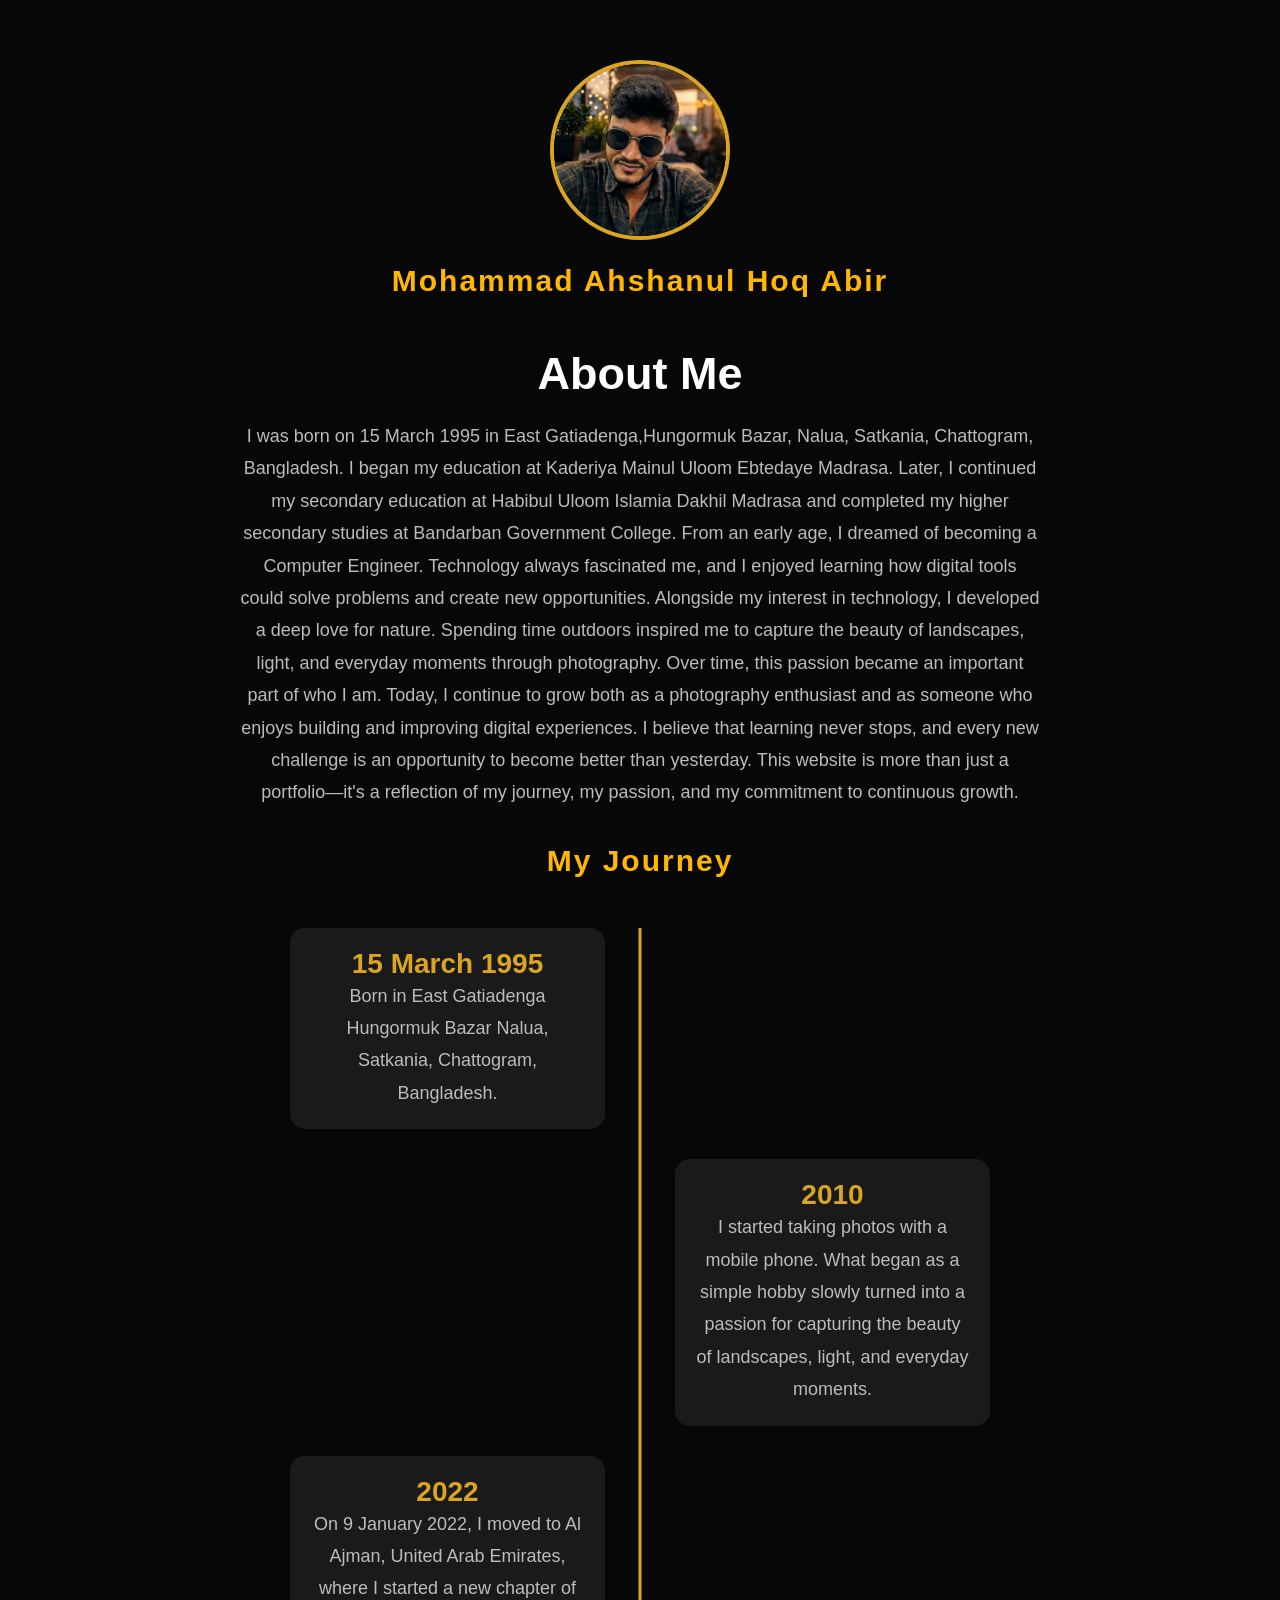
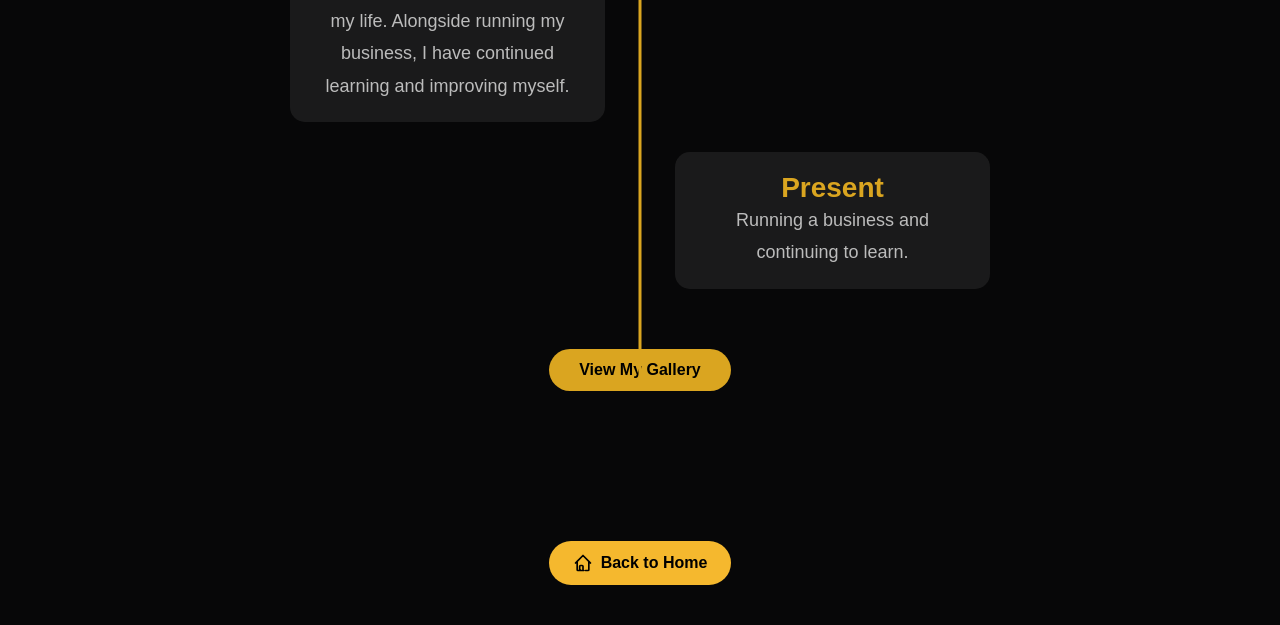
<file: about.html>
<!DOCTYPE html>
<html lang="en">
<head>
    <meta charset="UTF-8">
    <meta name="viewport" content="width=device-width, initial-scale=1.0">
    <title>About - Ahshanul Hoq Abir</title>

    <link rel="stylesheet" href="style.css">
</head>

<body>

    <section class="about">
        <div class="profile">
    <img src="profile.jpg" alt="Mohammad Ahshanul Hoq Abir">

    <h2>Mohammad Ahshanul Hoq Abir</h2>

    
</div>
        <h1>About Me</h1>

        

        <p>
         I was born on 15 March 1995 in East Gatiadenga,Hungormuk Bazar, Nalua, Satkania, Chattogram, Bangladesh.

I began my education at Kaderiya Mainul Uloom Ebtedaye Madrasa. Later, I continued my secondary education at Habibul Uloom Islamia Dakhil Madrasa and completed my higher secondary studies at Bandarban Government College.

From an early age, I dreamed of becoming a Computer Engineer. Technology always fascinated me, and I enjoyed learning how digital tools could solve problems and create new opportunities.

Alongside my interest in technology, I developed a deep love for nature. Spending time outdoors inspired me to capture the beauty of landscapes, light, and everyday moments through photography. Over time, this passion became an important part of who I am.

Today, I continue to grow both as a photography enthusiast and as someone who enjoys building and improving digital experiences. I believe that learning never stops, and every new challenge is an opportunity to become better than yesterday.

This website is more than just a portfolio—it's a reflection of my journey, my passion, and my commitment to continuous growth.

        </p>

        <h2>My Journey</h2>

        <div class="timeline">

            <div class="event">
                <h3>15 March 1995</h3>
                <p>Born in East Gatiadenga Hungormuk Bazar  Nalua, Satkania, Chattogram, Bangladesh.</p>
            </div>

            <div class="event">
                <h3>2010</h3>
                <p>I started taking photos with a mobile phone. What began as a simple hobby slowly turned into a passion for capturing the beauty of landscapes, light, and everyday moments.
 </p>
            </div>

            <div class="event">
                <h3>2022</h3>
                <p> On 9 January 2022, I moved to Al Ajman, United Arab Emirates, where I started a new chapter of my life. Alongside running my business, I have continued learning and improving myself.
</p>
            </div>

            <div class="event">
                <h3>Present</h3>
                <p>Running a business and continuing to learn.</p>
            </div>
<a href="gallery.html" class="gallery-btn">
    View My Gallery
</a>
        </div>

    </section>

  <!-- Back to Home Button -->
<div style="text-align: center; margin: 40px 0;">
  <!-- href="index.html" ব্যবহার করা হয়েছে -->
  <a href="index.html" style="display: inline-flex; align-items: center; gap: 8px; background-color: #f5b82e; color: #000000; font-weight: 600; padding: 12px 24px; border-radius: 50px; text-decoration: none; font-family: sans-serif; transition: 0.3s;">
    <!-- Home Icon -->
    <svg xmlns="http://www.w3.org/2000/svg" width="20" height="20" viewBox="0 0 24 24" fill="none" stroke="currentColor" stroke-width="2" stroke-linecap="round" stroke-linejoin="round">
      <path d="M3 12l2-2m0 0l7-7 7 7M5 10v10a1 1 0 001 1h3m10-11l2 2m-2-2v10a1 1 0 01-1 1h-3m-6 0a1 1 0 00-1-1v-4a1 1 0 011-1h2a1 1 0 011 1v4a1 1 0 001 1m-6 0h6"/>
    </svg>
    <span>Back to Home</span>
  </a>
</div>
</body>
</html>
</file>
<file: style.css>
/* Reset & Base Styles */
*{
    margin: 0;
    padding: 0;
    box-sizing: border-box;
    font-family: 'Poppins', sans-serif;
}

html {
    scroll-behavior: smooth;
}

body {
    background: #070708;
    color: #ffffff;
    overflow-x: hidden;
}

section {
    padding: 100px 8%;
}

section h2 {
    text-align: center;
    font-size: 20px;
    font-weight: 700;
    margin-bottom: 50px;
    letter-spacing: 2px;
    color: #ffb703; /* Premium Gold Accent */
}

/* Preloader */
#preloader {
    position: fixed;
    inset: 0;
    background: #070708;
    display: flex;
    justify-content: center;
    align-items: center;
    z-index: 99999;
    transition: opacity 0.6s ease, visibility 0.6s ease;
}

#preloader h1 {
    font-size: 48px;
    color: #ffb703;
    letter-spacing: 8px;
    animation: pulse 1.2s infinite;
}

@keyframes pulse {
    50% { transform: scale(1.1); opacity: 0.6; }
}

/* Header & Navbar */
header {
    position: fixed;
    top: 0;
    left: 0;
    width: 100%;
    padding: 20px 8%;
    display: flex;
    justify-content: space-between;
    align-items: center;
    background: rgba(7, 7, 8, 0.75);
    backdrop-filter: blur(12px);
    border-bottom: 1px solid rgba(255, 183, 3, 0.1);
    z-index: 1000;
}

.logo {
    font-size: 28px;
    font-weight: 700;
    letter-spacing: 1px;
    color: #ffb703;
}

.navbar {
    display: flex;
    align-items: center;
}
nav a {
    display: inline-block;
    margin: 0 10px;
    padding: 8px 12px;
    text-decoration: none;
}

nav {
    display: flex;
    align-items: center;
    justify-content: center;
    flex-wrap: wrap;
    gap: 10px;
}

.nav-links {
    display: flex;
    list-style: none;
    gap: 30px;
}

.nav-links a {
    text-decoration: none;
    color: #fff;
    font-size: 16px;
    font-weight: 500;
    transition: 0.3s;
}

.nav-links a:hover, 
.nav-links a.active {
    color: #ffb703;
}

.menu-btn {
    display: none;
    font-size: 24px;
    color: #fff;
    cursor: pointer;
}

/* ==========================================
   Fixed Social Links (Left Side) - Desktop
   ========================================== */
.fixed-social-links {
    position: fixed;
    left: 30px;
    bottom: 50px;
    display: flex;
    flex-direction: column;
    gap: 35px; /* আইকনের মাঝের দূরত্ব */
    z-index: 999;
}

.fixed-social-links a {
    font-size: 45px; /* বড় সাইজ */
    transition: 0.4s;
    display: inline-block;
}

.fixed-social-links a:hover {
    transform: translateY(-5px) scale(1.1);
    filter: brightness(1.2);
}

/* বাম পাশের আইকনের অরিজিনাল কালার */
.fixed-social-links a:nth-child(1) { color: #1877F2; } /* Facebook */
.fixed-social-links a:nth-child(2) { color: #E1306C; } /* Instagram */
.fixed-social-links a:nth-child(3) { color: #FE2C55; } /* TikTok */
.fixed-social-links a:nth-child(4) { color: #ffffff; } /* GitHub */

/* WhatsApp Button */
.whatsapp {
    position: fixed;
    bottom: 90px;
    right: 30px;
    width: 55px;
    height: 55px;
    background: #25D366;
    border-radius: 50%;
    display: flex;
    justify-content: center;
    align-items: center;
    font-size: 28px;
    color: #fff;
    text-decoration: none;
    box-shadow: 0 4px 20px rgba(37, 211, 102, 0.3);
    transition: 0.3s;
    z-index: 999;
}

.whatsapp:hover {
    transform: scale(1.1);
}

/* Hero Section */
.hero {
    min-height: 100vh;
    display: flex;
    align-items: center;
    justify-content: space-between;
    padding-top: 140px;
    gap: 50px;
}

.heroText {
    flex: 1.2;
}

.heroText span {
    color: #ffb703;
    font-size: 18px;
    font-weight: 500;
}

.heroText h1 {
    font-size: 52px;
    margin: 10px 0;
    font-weight: 700;
    line-height: 1.2;
}

#typing {
    color: #fff;
    font-size: 28px;
    font-weight: 600;
}

.heroText p {
    margin: 20px 0;
    line-height: 1.8;
    color: #a0a0a5;
    font-size: 16px;
}

.buttons {
    margin-top: 30px;
    display: flex;
    gap: 20px;
}

.btn, .btn2 {
    padding: 12px 30px;
    border-radius: 30px;
    text-decoration: none;
    font-weight: 600;
    transition: 0.4s;
    font-size: 15px;
}

.btn {
    background: #ffb703;
    color: #070708;
}

.btn:hover {
    box-shadow: 0 5px 15px rgba(255, 183, 3, 0.4);
    transform: translateY(-3px);
}

.btn2 {
    border: 1px solid #ffb703;
    color: #ffb703;
}

.btn2:hover {
    background: #ffb703;
    color: #070708;
    transform: translateY(-3px);
}

.heroImage {
    flex: 0.8;
    display: flex;
    justify-content: center;
}

.heroImage img {
    width: 340px;
    height: 340px;
    border-radius: 50%;
    object-fit: cover;
    border: 4px solid #ffb703;
    box-shadow: 0 0 30px rgba(255, 183, 3, 0.2);
}

/* About Section */
.about p {
    max-width: 800px;
    margin: auto;
    text-align: center;
    color: #bcbcbc;
    line-height: 1.9;
    font-size: 18px;
}

/* Services Section */
.cards {
    display: grid;
    grid-template-columns: repeat(auto-fit, minmax(280px, 1fr));
    gap: 30px;
}

.card {
    background: rgba(255, 255, 255, 0.03);
    border: 1px solid rgba(255, 255, 255, 0.08);
    border-radius: 20px;
    padding: 40px 30px;
    text-align: center;
    transition: 0.4s;
}

.card:hover {
    transform: translateY(-10px);
    border-color: #ffb703;
    box-shadow: 0 10px 25px rgba(255, 183, 3, 0.1);
}

.card i {
    font-size: 45px;
    color: #ffb703;
    margin-bottom: 20px;
}

.card h3 {
    font-size: 22px;
    margin-bottom: 12px;
}

.card p {
    color: #a0a0a5;
    font-size: 15px;
}

/* Skills Section */
.skill {
    margin: 30px auto;
    max-width: 700px;
}

.skill p {
    margin-bottom: 8px;
    font-weight: 500;
}

.bar {
    width: 100%;
    height: 8px;
    background: #222;
    border-radius: 10px;
    overflow: hidden;
}

.bar span {
    display: block;
    height: 100%;
    background: #ffb703;
    border-radius: 10px;
}

/* Stats Section */
.stats {
    display: grid;
    grid-template-columns: repeat(auto-fit, minmax(200px, 1fr));
    gap: 25px;
    background: rgba(255, 183, 3, 0.02);
    border-top: 1px solid rgba(255, 183, 3, 0.05);
    border-bottom: 1px solid rgba(255, 183, 3, 0.05);
}

.stat {
    text-align: center;
    padding: 20px;
}

.stat h2 {
    font-size: 40px;
    color: #ffb703;
    margin-bottom: 5px;
}

.stat p {
    color: #bcbcbc;
    font-size: 15px;
}

/* Portfolio Section */
.project-container {
    display: grid;
    grid-template-columns: repeat(auto-fit, minmax(300px, 1fr));
    gap: 30px;
}

.project-card {
    background: #121214;
    border-radius: 15px;
    overflow: hidden;
    border: 1px solid rgba(255, 255, 255, 0.05);
    transition: 0.4s;
}

.project-card:hover {
    transform: translateY(-5px);
    border-color: #ffb703;
}

.project-card img {
    width: 100%;
    height: 220px;
    object-fit: cover;
}

.project-content {
    padding: 25px;
}

.project-content h3 {
    font-size: 20px;
    margin-bottom: 10px;
}

.project-content p {
    color: #a0a0a5;
    font-size: 14px;
    margin-bottom: 20px;
}

.project-content a {
    text-decoration: none;
    color: #ffb703;
    font-weight: 600;
    font-size: 15px;
    border-bottom: 1px solid transparent;
    transition: 0.3s;
}

.project-content a:hover {
    border-color: #ffb703;
}

/* Contact Section */
#contact-form {
    display: flex;
    flex-direction: column;
    gap: 20px;
    max-width: 650px;
    margin: auto;
}

#contact-form input, #contact-form textarea {
    width: 100%;
    padding: 16px;
    background: #121214;
    color: #fff;
    border: 1px solid rgba(255, 255, 255, 0.1);
    border-radius: 12px;
    font-size: 16px;
    outline: none;
    transition: 0.3s;
}

#contact-form input:focus, #contact-form textarea:focus {
    border-color: #ffb703;
}

#contact-form textarea {
    height: 160px;
    resize: vertical;
}

#contact-form button {
    padding: 16px;
    border: none;
    border-radius: 30px;
    background: #ffb703;
    color: #070708;
    font-size: 16px;
    font-weight: 600;
    cursor: pointer;
    transition: 0.3s;
}

#contact-form button:hover {
    background: #e0a102;
}

/* Footer Section */
.footer {
    background: #020203;
    text-align: center;
    padding: 50px 20px;
    border-top: 1px solid rgba(255, 183, 3, 0.05);
}

.footer h2 {
    font-size: 30px;
    color: #ffb703;
    margin-bottom: 10px;
}

.footer p {
    color: #8a8a8f;
    font-size: 15px;
}

/* ==========================================
   Footer Social Links (নিচের ফুটার আইকন)
   ========================================== */
.footer-social-links {
    margin: 25px 0;
    display: flex;
    justify-content: center;
    gap: 20px; /* আইকনগুলোর মাঝের দূরত্ব */
}

.footer-social-links a {
    font-size: 25px; /* আইকনগুলোর সাইজ */
    text-decoration: none;
    transition: 0.3s ease;
    display: inline-flex;
    justify-content: center;
    align-items: center;
}

.footer-social-links a:hover {
    transform: translateY(-5px);
    filter: brightness(1.2);
}

/* ফুটার আইকনগুলোর অরজিনাল ব্র্যান্ড কালার */
.footer-social-links a:nth-child(1) { color: #1877F2; } /* Facebook */
.footer-social-links a:nth-child(2) { color: #E1306C; } /* Instagram */
.footer-social-links a:nth-child(3) { color: #0077B5; } /* LinkedIn */
.footer-social-links a:nth-child(4) { color: #ffffff; } /* GitHub */

.copyright {
    margin-top: 25px;
    font-size: 13px;
    color: #666;
}

/* ==========================================
   Responsive Media Queries
   ========================================== */
@media(max-width: 900px) {
    header { padding: 20px 5%; }
    section { padding: 80px 5%; }
    
    .menu-btn { display: block; }
    
    .nav-links {
        display: none;
        flex-direction: column;
        position: absolute;
        top: 100%;
        left: 0;
        width: 100%;
        background: #070708;
        padding: 30px;
        border-bottom: 1px solid rgba(255, 183, 3, 0.1);
        gap: 20px;
        text-align: center;
    }
    
    .nav-links.active { display: flex; }
    
    /* মোবাইলের স্ক্রিনে ভাসমান আইকনগুলো নিচে সুন্দরভাবে সাজানো থাকবে */
    .fixed-social-links {
        display: flex;
        flex-direction: row;      
        left: 50%;
        transform: translateX(-50%);
        bottom: 20px;    
        gap: 25px;        
    }

    .fixed-social-links a {
        font-size: 32px;   
    }

    .hero {
        flex-direction: column-reverse;
        text-align: center;
        padding-top: 120px;
        gap: 30px;
    }
    
    .heroText h1 { font-size: 38px; }
    .heroImage img { width: 260px; height: 260px; }
    .buttons { justify-content: center; }
}
.about {
    padding: 60px 20px;
    max-width: 900px;
    margin: auto;
    text-align: center;
}

.about h1 {
    font-size: 45px;
    margin-bottom: 20px;
}

.about h2 {
    font-size: 30px;
    margin-top: 35px;
}

.about p {
    font-size: 18px;
    line-height: 1.8;
}

.timeline {
    margin-top: 40px;
}

.event {
    background: rgba(255,255,255,0.08);
    padding: 20px;
    margin: 20px 0;
    border-radius: 15px;
}

.event h3 {
    font-size: 28px;
}
.profile img {
    width: 180px;
    height: 180px;
    object-fit: cover;
    border-radius: 50%;
    border: 4px solid goldenrod;
}

.profile h2 {
    margin-top: 20px;
}
.timeline {
    position: relative;
    max-width: 700px;
    margin: 50px auto;
}

.timeline::before {
    content: "";
    position: absolute;
    width: 3px;
    background: goldenrod;
    top: 0;
    bottom: 0;
    left: 50%;
    transform: translateX(-50%);
}

.event {
    position: relative;
    width: 45%;
    padding: 20px;
    background: rgba(255,255,255,0.08);
    border-radius: 15px;
    margin: 30px 0;
}

.event:nth-child(odd) {
    left: 0;
}

.event:nth-child(even) {
    left: 55%;
}

.event h3 {
    color: goldenrod;
}

@media(max-width:768px){

    .timeline::before {
        left: 10px;
    }

    .event {
        width: 85%;
        left: 30px !important;
    }

}

.gallery {
    padding: 60px 20px;
    text-align: center;
}

.gallery h1 {
    font-size: 45px;
    color: goldenrod;
}

.gallery-box {
    display: grid;
    grid-template-columns: repeat(auto-fit, minmax(250px, 1fr));
    gap: 30px;
    margin-top: 40px;
}

.photo-card {
    background: rgba(255,255,255,0.08);
    padding: 20px;
    border-radius: 15px;
    transition: 0.3s;
}

.photo-card:hover {
    transform: translateY(-10px);
}

.photo-card img {
    width: 100%;
    height: 250px;
    object-fit: cover;
    border-radius: 12px;
}

.photo-card h3 {
    color: goldenrod;
    margin-top: 15px;
}

.photo-card p {
    line-height: 1.6;
}
.gallery-btn {
    display: inline-block;
    margin-top: 30px;
    padding: 12px 30px;
    background: goldenrod;
    color: black;
    text-decoration: none;
    border-radius: 30px;
    font-weight: bold;
    transition: 0.3s;
}

.gallery-btn:hover {
    transform: scale(1.05);
}
.image-viewer {
    display: none;
    position: fixed;
    inset: 0;
    background: rgba(0,0,0,0.9);
    justify-content: center;
    align-items: center;
    z-index: 999;
}

.image-viewer img {
    max-width: 90%;
    max-height: 90%;
    border-radius: 15px;
}
.skills {
    padding: 60px 20px;
    text-align: center;
}

.skills h1 {
    font-size: 45px;
    color: goldenrod;
    margin-bottom: 40px;
}

.skill-box {
    display: grid;
    grid-template-columns: repeat(auto-fit, minmax(250px, 1fr));
    gap: 30px;
    max-width: 1000px;
    margin: auto;
}

.skill-card {
    background: rgba(255,255,255,0.08);
    padding: 30px;
    border-radius: 20px;
    transition: 0.3s;
}

.skill-card:hover {
    transform: translateY(-10px);
}

.skill-card h2 {
    color: goldenrod;
}

.skill-card p {
    line-height: 1.7;
}
.menu-btn{
    display:none;
    font-size:30px;
    background:none;
    border:none;
    color:goldenrod;
    cursor:pointer;
}

@media(max-width:768px){

    .menu-btn{
        display:block;
    }

    .nav-links{
        display:none;
        flex-direction:column;
        position:absolute;
        top:70px;
        right:20px;
        background:#000;
        padding:20px;
        border-radius:15px;
    }

    .nav-links.show{
        display:flex;
    }
}
.menu-btn{
    display:none;
    background:none;
    border:none;
    color:goldenrod;
    font-size:30px;
}

@media(max-width:768px){

.menu-btn{
    display:block;
}

.nav-links{
    display:none;
    flex-direction:column;
    position:absolute;
    right:20px;
    top:70px;
    background:#000;
    padding:20px;
    border-radius:15px;
}

.nav-links.show{
    display:flex;
}

}
.menu-btn{
    font-size:22px !important;
    padding:5px;
}
.menu-btn{
    margin-left: auto;
    margin-right: 10px;
}
</file>
